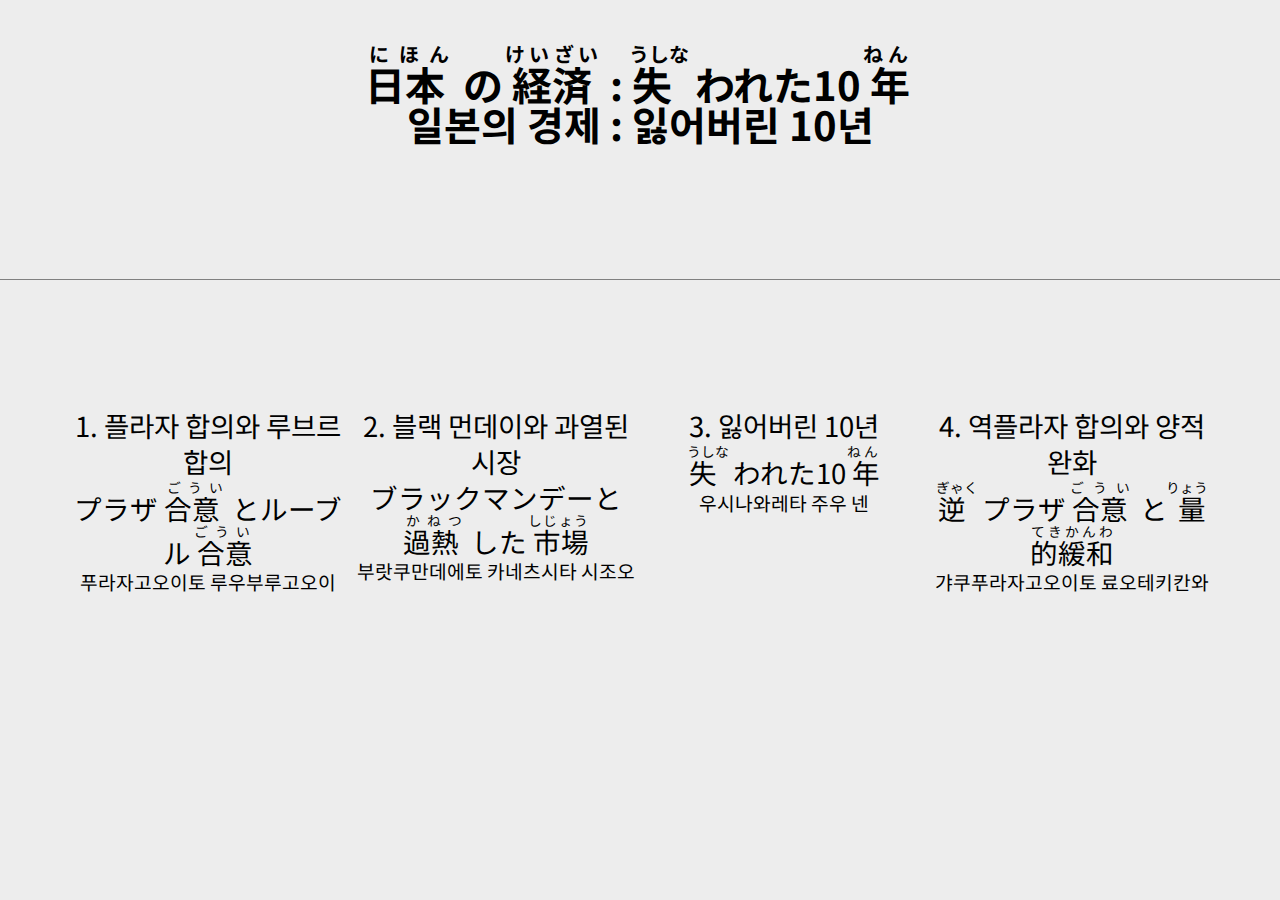
<file: index.html>
<!doctype html>
<html>
    <head>
        <meta charset="utf-8">
        <title>표지</title>
        <link rel="stylesheet" type="text/css" href="reset.css">
        <link rel="stylesheet" type="text/css" href="mainstyle.css">
    </head>
    <body id="wrap">
        <header>
            <h1>
                <a href="thanks.html">
                    <ruby>
                        <span>日本</span>
                        <rp>(</rp>
                        <rt>にほん</rt>
                        <rp>)</rp>
                    </ruby>の<ruby>
                        <span>経済</span>
                        <rp>(</rp>
                        <rt>けいざい</rt>
                        <rp>)</rp>
                    </ruby> : <ruby>
                        <span>失</span>
                        <rp>(</rp>
                        <rt>うしな</rt>
                        <rp>)</rp>
                    </ruby>われた10<ruby>
                        <span>年</span>
                        <rp>(</rp>
                        <rt>ねん</rt>
                        <rp>)</rp>
                    </ruby>
                    <p>
                        일본의 경제 : 잃어버린 10년
                    </p>
                    </a>
            </h1>
            <nav>
                <a href="first.html"><li>
                    <p>1. 플라자 합의와 루브르 합의</p>
                    <p>
                        プラザ
                        <ruby>
                            <span>合意</span>
                            <rp>(</rp>
                            <rt>ごうい</rt>
                            <rp>)</rp>
                        </ruby>とルーブル<ruby>
                            <span>合意</span>
                            <rp>(</rp>
                            <rt>ごうい</rt>
                            <rp>)</rp>
                        </ruby>
                    </p>
                    <p class="pronunciation">
                        푸라자고오이토 루우부루고오이
                    </p>
                </li></a>
                <a href="second.html"><li>
                    <p>2. 블랙 먼데이와 과열된 시장</p>
                    <p>
                        ブラックマンデーと
                        <ruby>
                            <span>過熱</span>
                            <rp>(</rp>
                            <rt>かねつ</rt>
                            <rp>)</rp>
                        </ruby>した<ruby>
                            <span>市場</span>
                            <rp>(</rp>
                            <rt>しじょう</rt>
                            <rp>)</rp>
                        </ruby>
                    </p>
                    <p class="pronunciation">
                        부랏쿠만데에토 카네츠시타 시조오
                    </p>
                </li></a>
                <a href="third.html"><li>
                    <p>3. 잃어버린 10년</p>
                    <p>
                        <ruby>
                            <span>失</span>
                            <rp>(</rp>
                            <rt>うしな</rt>
                            <rp>)</rp>
                        </ruby>われた10<ruby>
                            <span>年</span>
                            <rp>(</rp>
                            <rt>ねん</rt>
                            <rp>)</rp>
                        </ruby>
                    </p>
                    <p class="pronunciation">
                        우시나와레타 주우 넨
                    </p>
                </li></a>
                <a href="fourth.html"><li>
                    <p>4. 역플라자 합의와 양적완화</p>
                    <p>
                        <ruby>
                            <span>逆</span>
                            <rp>(</rp>
                            <rt>ぎゃく</rt>
                            <rp>)</rp>
                        </ruby>プラザ<ruby>
                            <span>合意</span>
                            <rp>(</rp>
                            <rt>ごうい</rt>
                            <rp>)</rp>
                        </ruby>と<ruby>
                            <span>量的緩和</span>
                            <rp>(</rp>
                            <rt>りょうてきかんわ</rt>
                        </ruby>
                    </p>
                    <p class="pronunciation">
                        갸쿠푸라자고오이토 료오테키칸와
                    </p>
                </li></a>
            </nav>
        </header>
    </body>
</html>
</file>
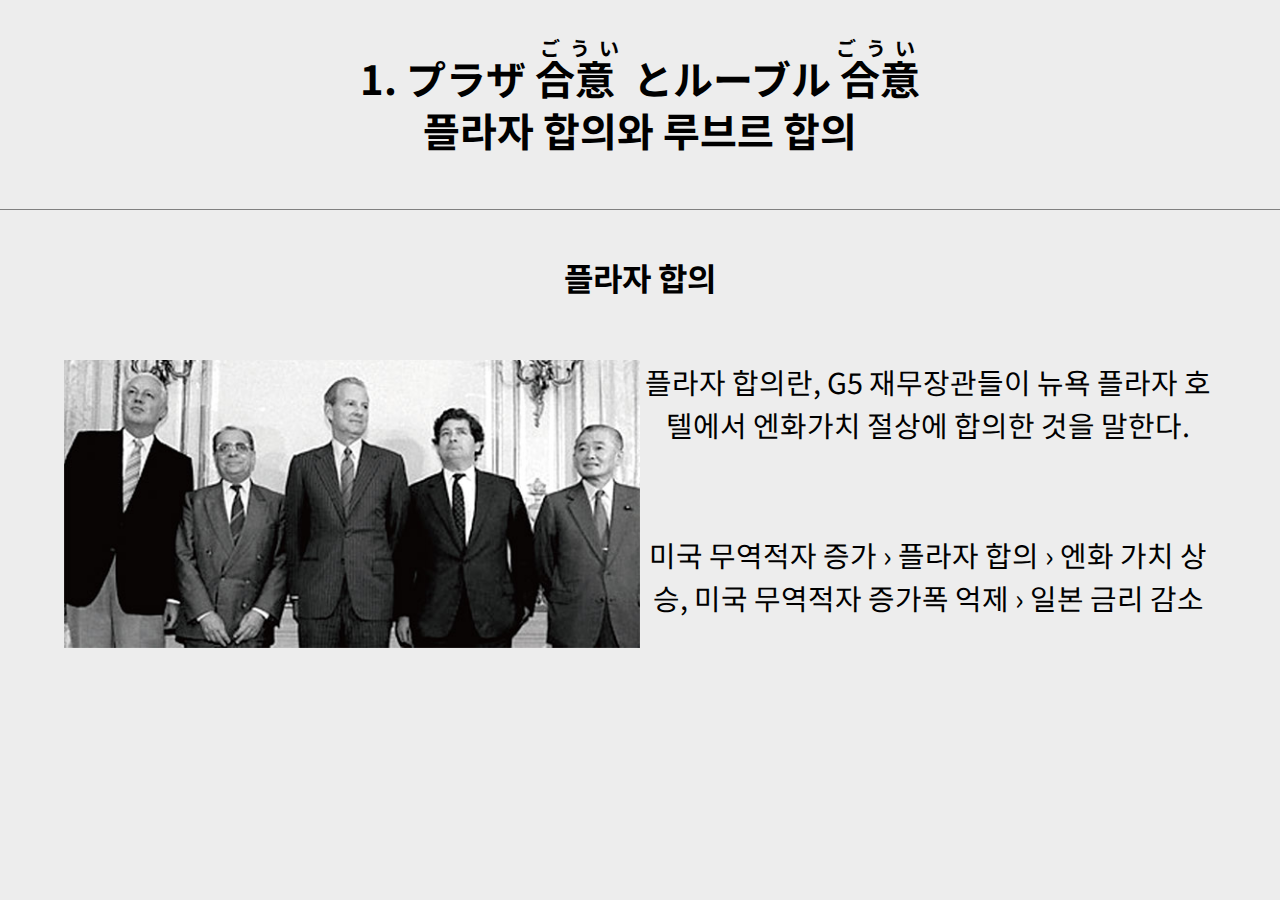
<file: first.html>
<!DOCTYPE html>
<html>
    <head>
        <meta charset="utf-8">
        <title>1. 플라자 합의와 루브르 합의</title>
        <link rel="stylesheet" type="text/css" href="reset.css">
        <link rel="stylesheet" type="text/css" href="substyle.css">
        <script src="pptlike.js"></script>
    </head>
    <body>
        <div id="wrap" onclick>
            <header>
                <a href="index.html">
                    <h2>
                        <p>1. プラザ
                            <ruby>
                                <span>合意</span>
                               <rp>(</rp>
                                <rt>ごうい</rt>
                                <rp>)</rp>
                            </ruby>とルーブル<ruby>
                                <span>合意</span>
                                <rp>(</rp>
                                <rt>ごうい</rt>
                                <rp>)</rp>
                            </ruby></p>
                        <p>플라자 합의와 루브르 합의</p>
                        <p></p>
                    </h2>
                </a>
            </header>
            <main>
                <div class="firsttext" onclick="firsttext();">
                    <h3>플라자 합의</h3>
                    <div class="desc">
                        <img src="flaza.jpg"> 
                        <p>
                            플라자 합의란, G5 재무장관들이 뉴욕 플라자 호텔에서 엔화가치 절상에 합의한 것을 말한다. <br>
                            <br><br>미국 무역적자 증가 › 플라자 합의 › 엔화 가치 상승, 미국 무역적자 증가폭 억제 › 일본 금리 감소<br>
                        </p>
                    </div>
                </div>
                <div class="secondtext" onclick="secondtext('last');">
                    <h3>루브르 합의</h3>
                    <p>
                        루브르 합의란, G7 재무장관들이 프랑스 루브르 왕궁에서 미국 무역적자 해소에 합의한 것을 말한다.<br>
                        <br><br>일본 내수시장 활성화(금리 감소) › 미국 제품 수요 증가, 구매력 증가 › 미극 무역적자 감소, 투기수요 증가 › 거품경제 발생 <br>
                    </p>                    
                </div>
                <a href="second.html" class="nexttext"></a>
            </main>
        </div>
    </body>
</html>
</file>
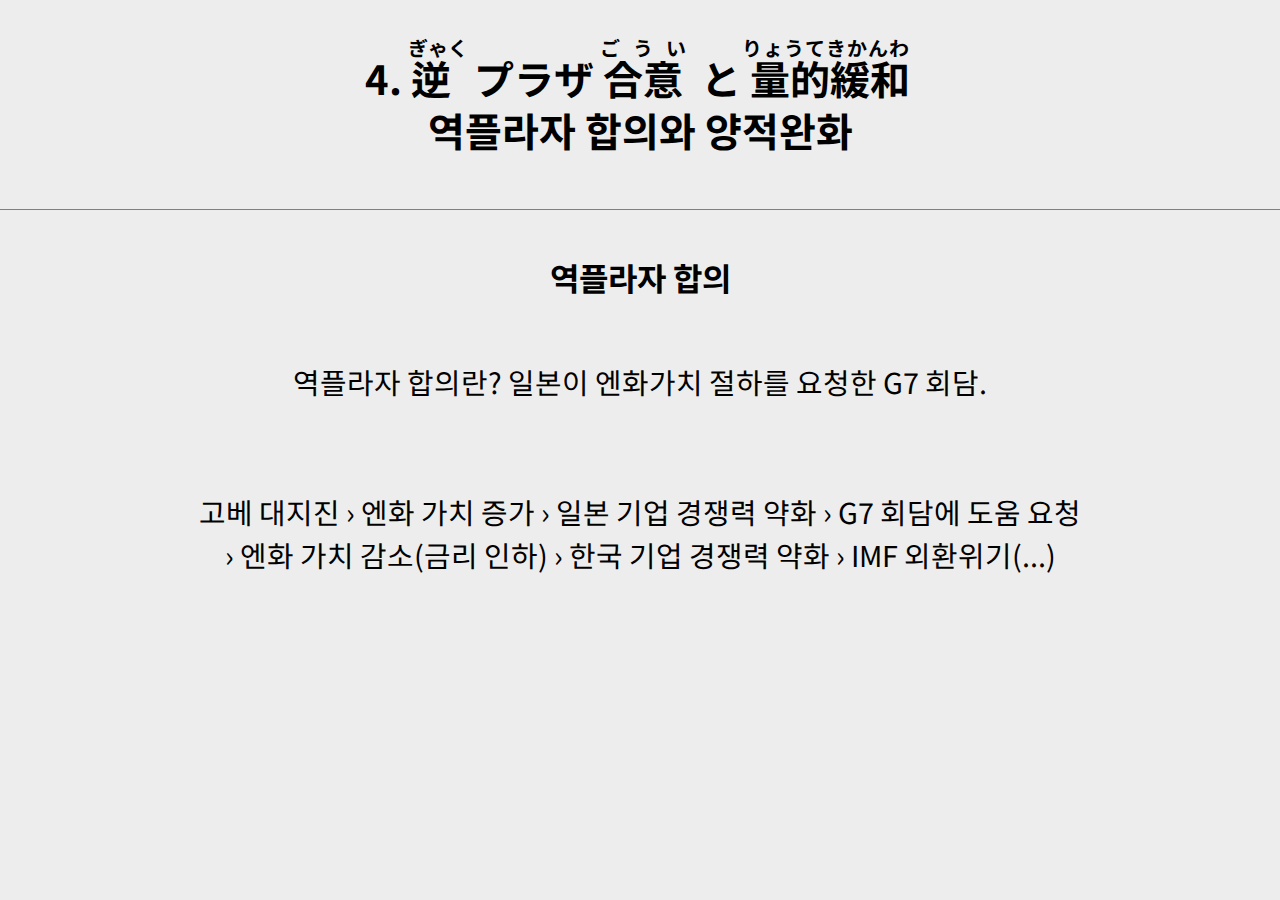
<file: fourth.html>
<!DOCTYPE html>
<html>
    <head>
        <meta charset="utf-8">
        <title>4. 역플라자 합의와 양적완화</title>
        <link rel="stylesheet" type="text/css" href="reset.css">
        <link rel="stylesheet" type="text/css" href="substyle.css">
        <script src="pptlike.js"></script>
    </head>
    <body>
        <div id="wrap" onclick>
            <header>
                <a href="index.html">
                    <h2>
                        <p>
                            4. <ruby>
                                <span>逆</span>
                                <rp>(</rp>
                                <rt>ぎゃく</rt>
                                <rp>)</rp>
                            </ruby>プラザ<ruby>
                                <span>合意</span>
                                <rp>(</rp>
                                <rt>ごうい</rt>
                                <rp>)</rp>
                            </ruby>と<ruby>
                                <span>量的緩和</span>
                                <rp>(</rp>
                                <rt>りょうてきかんわ</rt>
                            </ruby>
                        </p>
                        <p>역플라자 합의와 양적완화</p>
                        <p></p>
                    </h2>
                </a>
            </header>
            <main>
                <div class="firsttext" onclick="firsttext();">
                    <h3>역플라자 합의</h3>
                    <p>
                        역플라자 합의란? 일본이 엔화가치 절하를 요청한 G7 회담.<br>
                        <br><br>고베 대지진 › 엔화 가치 증가 › 일본 기업 경쟁력 약화 › G7 회담에 도움 요청<br>
                         › 엔화 가치 감소(금리 인하) › 한국 기업 경쟁력 약화 › IMF 외환위기(...)<br>
                    </p>
                </div>
                <div class="secondtext" onclick="secondtext('last');">
                    <h3>양적완화와 아베노믹스</h3>
                    <p>
                        양적완화란? 중앙은행이 돈을 계속 찍어내며 찍어낸 돈으로 회사채를 계속 사들이는 것.<br>
                        <br><br>동일본 대지진 › 엔화 가치 증가 › 일본 기업 경쟁력 약화 › 인하할 금리가 없음(당시 금리 0%)<br>
                         › 무제한 양적완화(아베노믹스) › 그래도 효과가 안나와서 금리인하(-0.1%)<br>
                    </p>
                </div>
                <a class="nexttext" href="thanks.html">
                    <p></p>
                </a>
            </main>
        </div>
    </body>
</html>
</file>
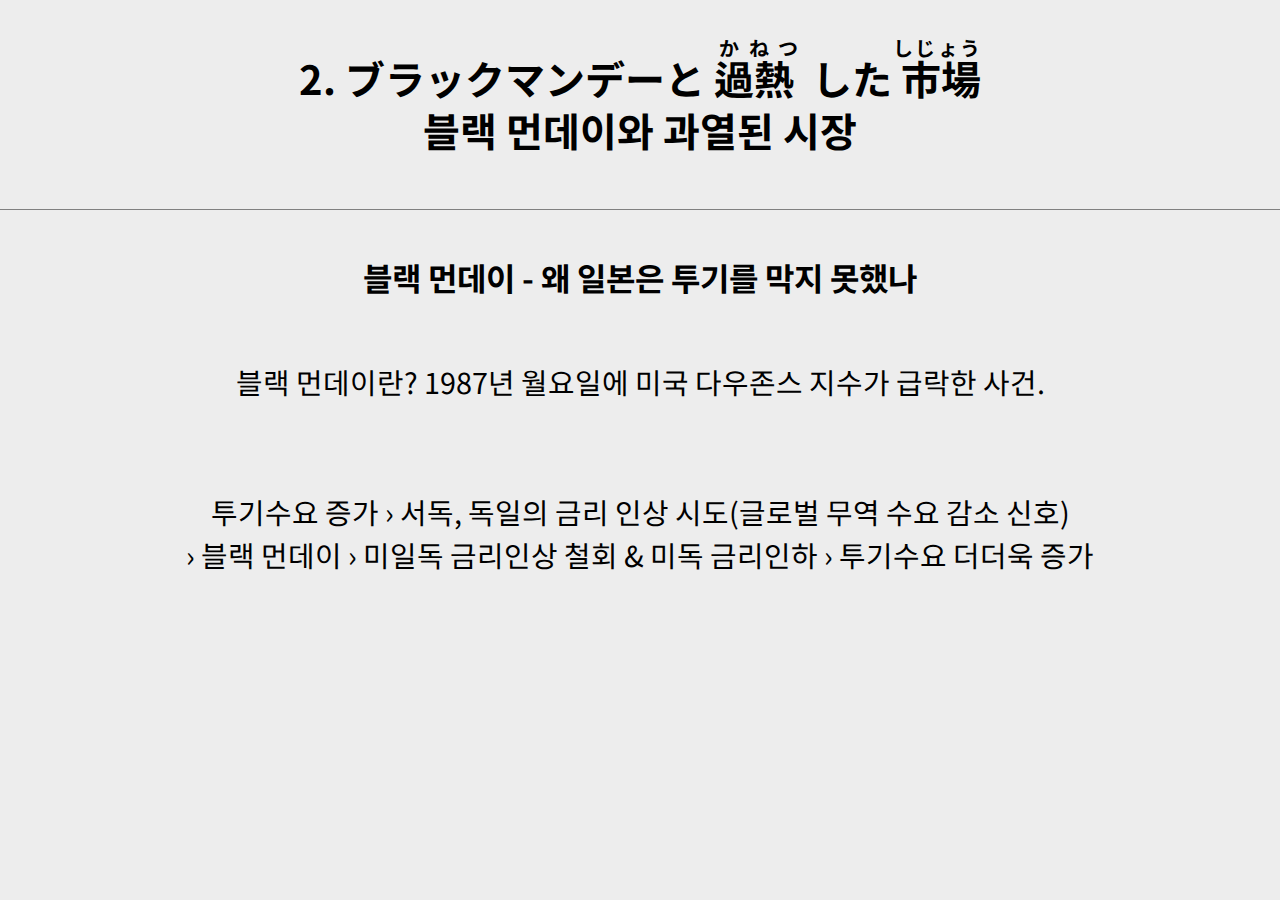
<file: second.html>
<!DOCTYPE html>
<html>
    <head>
        <meta charset="utf-8">
        <title>2. 블랙 먼데이와 과열된 시장</title>
        <link rel="stylesheet" type="text/css" href="reset.css">
        <link rel="stylesheet" type="text/css" href="substyle.css">
        <script src="pptlike.js"></script>
    </head>
    <body>
        <div id="wrap" onclick>
            <header>
                <a href="index.html">
                    <h2>
                        <p>
                            2. ブラックマンデーと
                            <ruby>
                               <span>過熱</span>
                                <rp>(</rp>
                                <rt>かねつ</rt>
                                <rp>)</rp>
                            </ruby>した<ruby>
                                <span>市場</span>
                               <rp>(</rp>
                                <rt>しじょう</rt>
                                <rp>)</rp>
                            </ruby>
                        </p>
                        <p>블랙 먼데이와 과열된 시장</p>
                    </h2>
                </a>
            </header>
            <main>
                <div class="firsttext" onclick="firsttext('last');">
                    <h3>블랙 먼데이 - 왜 일본은 투기를 막지 못했나</h3>
                    <p>
                        블랙 먼데이란? 1987년 월요일에 미국 다우존스 지수가 급락한 사건.<br>
                        <br><br>투기수요 증가 › 서독, 독일의 금리 인상 시도(글로벌 무역 수요 감소 신호) <br>
                         › 블랙 먼데이 › 미일독 금리인상 철회 & 미독 금리인하 › 투기수요 더더욱 증가<br>
                    </p>
                </div>
                <a href="third.html" class="nexttext">
                    <p></p>
                </a>
            </main>
        </div>
    </body>
</html>
</file>
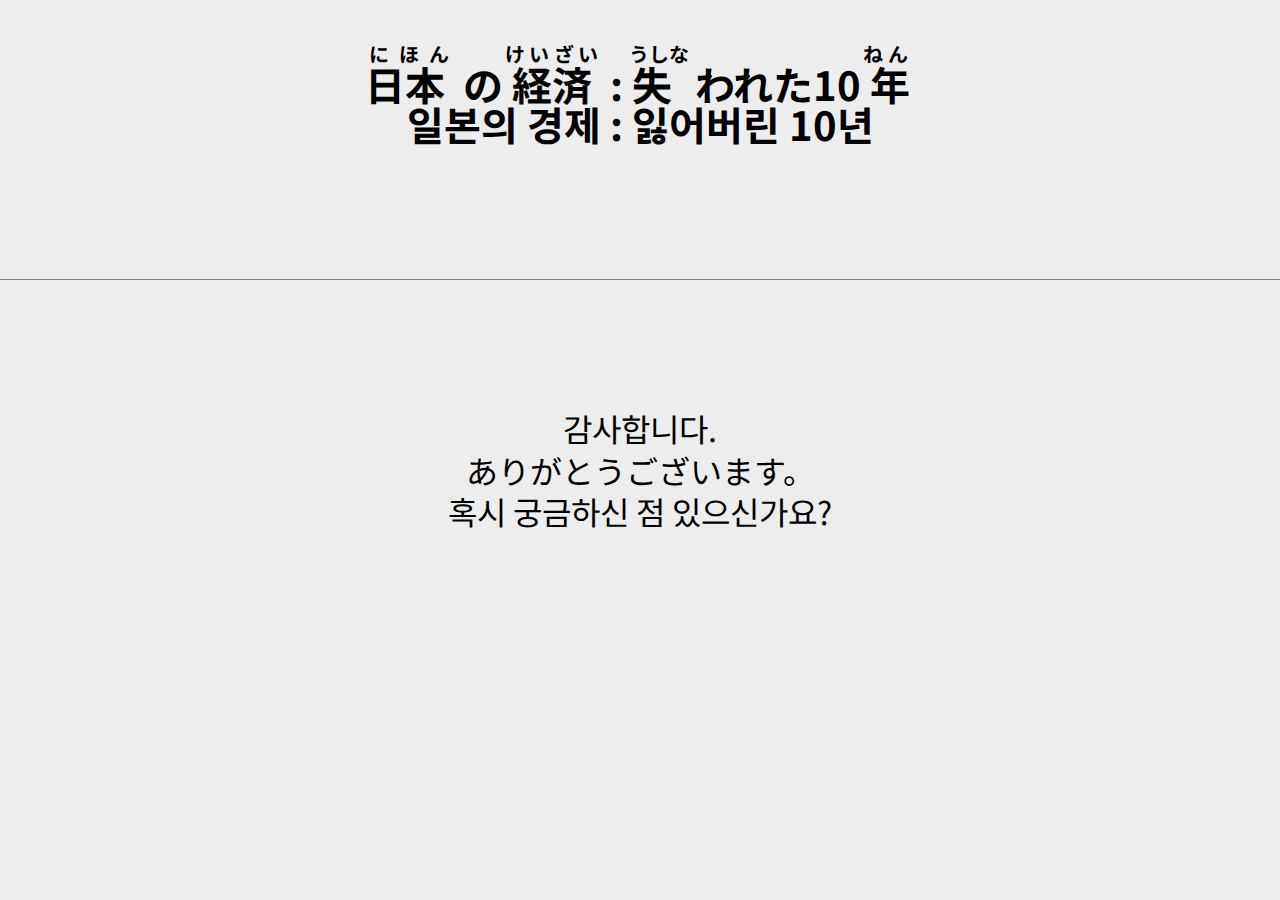
<file: thanks.html>
<!doctype html>
<html>
    <head>
        <meta charset="utf-8">
        <title>표지</title>
        <link rel="stylesheet" type="text/css" href="reset.css">
        <link rel="stylesheet" type="text/css" href="mainstyle.css">
    </head>
    <body id="wrap">
        <header>
            <h1>
                <a href="index.html">
                    <ruby>
                        <span>日本</span>
                        <rp>(</rp>
                        <rt>にほん</rt>
                        <rp>)</rp>
                    </ruby>の<ruby>
                        <span>経済</span>
                        <rp>(</rp>
                        <rt>けいざい</rt>
                        <rp>)</rp>
                    </ruby> : <ruby>
                        <span>失</span>
                        <rp>(</rp>
                        <rt>うしな</rt>
                        <rp>)</rp>
                    </ruby>われた10<ruby>
                        <span>年</span>
                        <rp>(</rp>
                        <rt>ねん</rt>
                        <rp>)</rp>
                    </ruby>
                    <p>
                        일본의 경제 : 잃어버린 10년
                    </p>
                    </a>
            </h1>
            <nav>
                <div class="thanks">감사합니다.<br>
                    ありがとうございます。<br>
                    혹시 궁금하신 점 있으신가요?<br>
                </div>
            </nav>
        </header>
    </body>
</html>
</file>
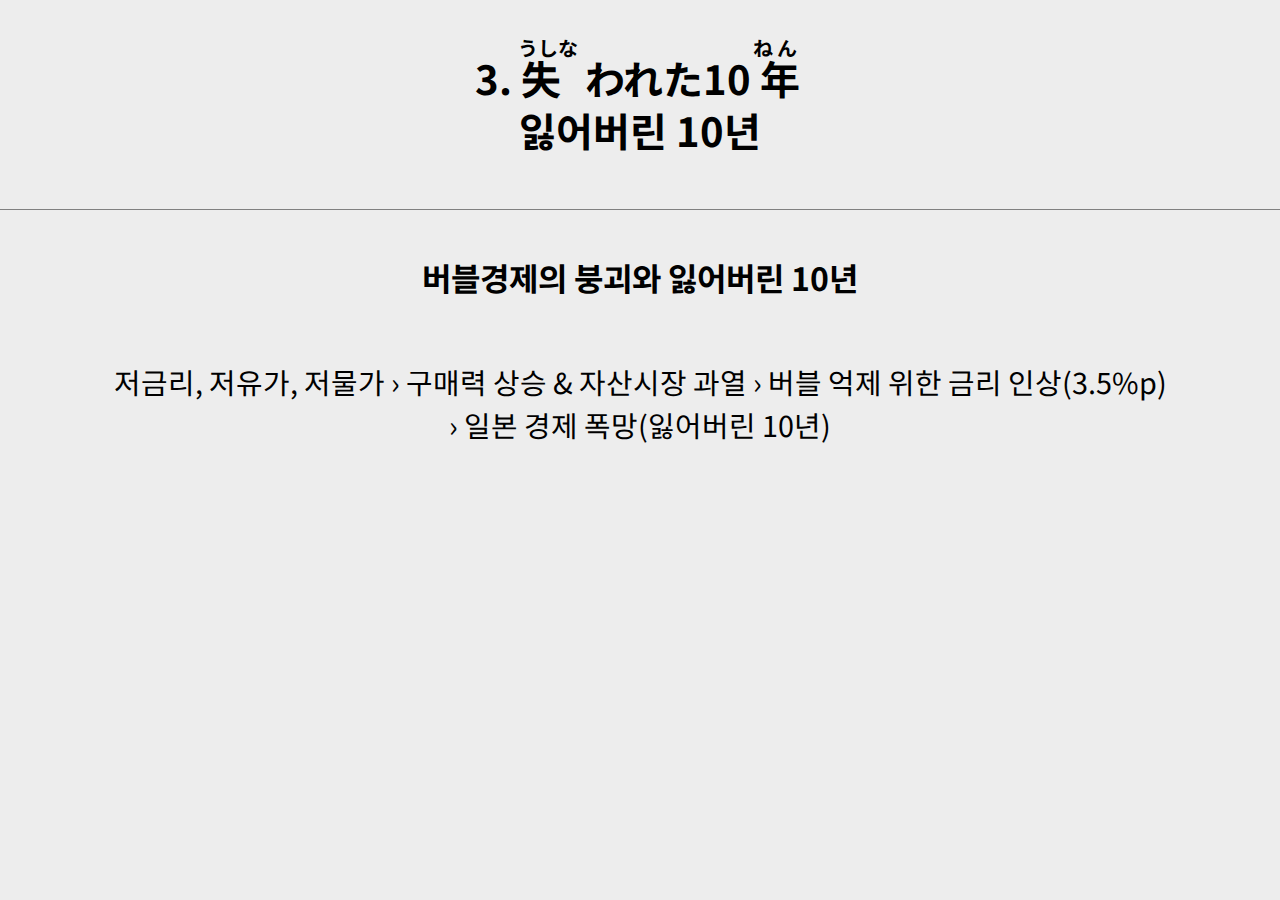
<file: third.html>
<!DOCTYPE html>
<html>
    <head>
        <meta charset="utf-8">
        <title>3. 잃어버린 10년</title>
        <link rel="stylesheet" type="text/css" href="reset.css">
        <link rel="stylesheet" type="text/css" href="substyle.css">
        <script src="pptlike.js"></script>
    </head>
    <body>
        <div id="wrap" onclick>
            <header>
                <a href="index.html">
                    <h2>
                        <p>
                            3. <ruby>
                                <span>失</span>
                                <rp>(</rp>
                                <rt>うしな</rt>
                                <rp>)</rp>
                            </ruby>われた10<ruby>
                                <span>年</span>
                                <rp>(</rp>
                                <rt>ねん</rt>
                                <rp>)</rp>
                            </ruby>
                        </p>
                        <p>잃어버린 10년</p>
                        <p></p>
                    </h2>
                </a>
            </header>
            <main>
                <div class="firsttext" onclick="firsttext('last');">
                    <h3>버블경제의 붕괴와 잃어버린 10년</h3>
                    <p>
                        저금리, 저유가, 저물가 › 구매력 상승 & 자산시장 과열 › 버블 억제 위한 금리 인상(3.5%p) <br>
                         › 일본 경제 폭망(잃어버린 10년)<br>
                    </p>
                </div>
                <a class="nexttext" href="fourth.html">
                    <p></p>
                </a>

            </main>
        </div>
    </body>
</html>
</file>
<file: mainstyle.css>
@charset "utf-8";

#wrap{
    display: flex;
    flex-flow: row wrap;
    width: 100%;
    height: 700px;
}

header{
    order: 1;
    width: 100%;
    box-sizing: border-box;
}

h1{
    font-size: 2.5rem;
    border-bottom: 1px solid gray;
    width: 100%;
    height: 40%;
    box-sizing: inherit;
    padding: 5% 0% 3% 0%;
    text-align: center;
    justify-content: center;
}

nav{
    display: flex;
    flex-flow: row wrap;
    width: 100%;
    height: 60%;
    padding: 10% 0% 10% 0%;
    box-sizing: inherit;
    text-align: center;
    justify-content: center;
    line-height: 1.3;
}

nav a{
    text-align: center;
    width: 22.5%;
    vertical-align: middle;
    color: black;
}

nav li p{
    font-size: 1.7212498rem;
}

.pronunciation{
    font-size: 1.2rem;
}

a{
    color: black;
}

.thanks{
    font-size: 2rem;
}
</file>
<file: substyle.css>
@charset "utf-8";

#wrap{
    display: flex;
    flex-flow: row wrap;
    width: 100%;
    height: 700px;
    line-height: 1.3;
}

header{
    order: 1;
    width: 100%;
    height: 30%;
    box-sizing: border-box;
    border-bottom: 1px solid gray;
}

h2{
    font-size: 2.5rem;
    width: 100%;
    box-sizing: inherit;
    padding: 3% 0% 3% 0%;
    text-align: center;
    justify-content: center;
}

main{
    order: 2;
    width: 100%;
    height: 60%;

}

main p, h3{
    line-height: 1.5;
    width: 90%;
    margin: 0% 5% 0% 5%;
    font-size: 1.8rem;
    text-align: center;
}

h3{
    font-size: 2rem;
    line-height: 2;
    width: 90%;
    margin: 0% 5% 4% 5%;
    text-align: center;
}

.secondtext, .thirdtext, .fourthtext, .nexttext {
    display: none;
}

.nexttext{
    font-size: 1rem;
    width: 100%;
    text-align: center;
    padding-top:30% ;
}

a{
    color: black;
}

.desc{
    display: flex;
    width: 90%;
    margin: 0 auto;
}

.desc p, .desc img{
    width: 50%;
    margin: 0;
}
img{
    width: 100%;
}
</file>
